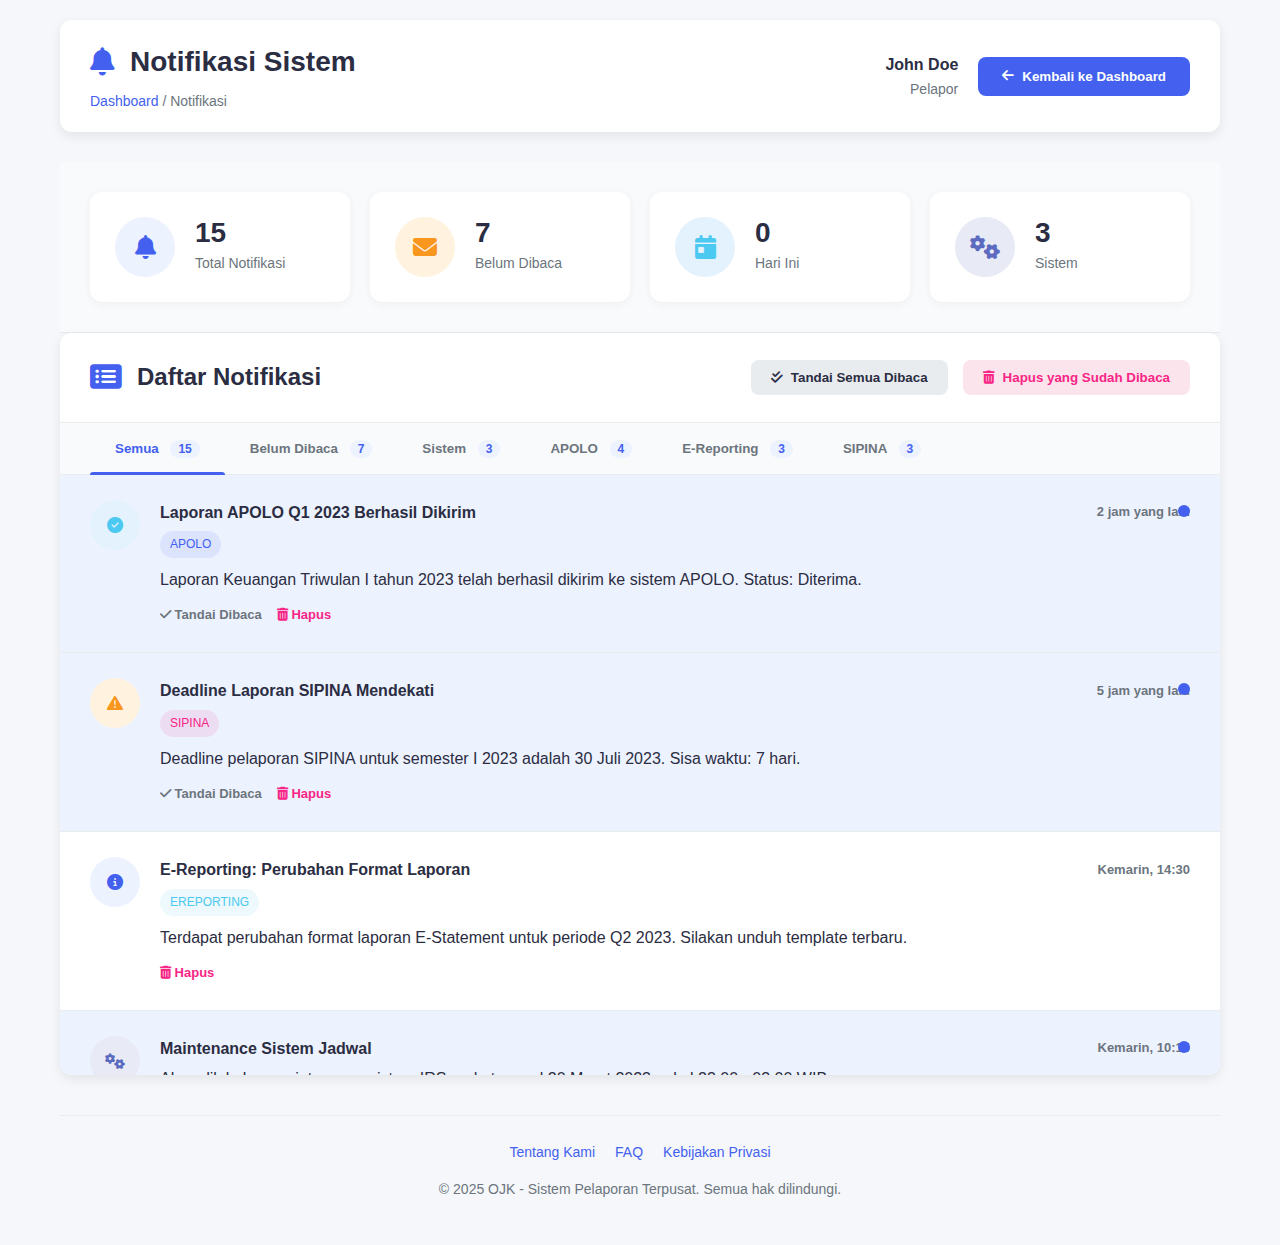
<file: notifikasi.html>
<!DOCTYPE html>
<html lang="id">
<head>
    <meta charset="UTF-8">
    <meta name="viewport" content="width=device-width, initial-scale=1.0">
    <title>Notifikasi - Sistem Pelaporan Terpusat</title>
    <link rel="stylesheet" href="https://cdnjs.cloudflare.com/ajax/libs/font-awesome/6.4.0/css/all.min.css">
    <style>
        /* CSS Variables */
        :root {
            --primary: #4361ee;
            --primary-light: #edf2ff;
            --primary-dark: #3a56d4;
            --secondary: #7209b7;
            --secondary-light: #f3e5f5;
            --success: #4cc9f0;
            --success-light: #e3f2fd;
            --warning: #f8961e;
            --warning-light: #fff3e0;
            --danger: #f72585;
            --danger-light: #fce4ec;
            --dark: #2b2d42;
            --light: #f8f9fa;
            --gray: #6c757d;
            --gray-light: #e9ecef;
            --border-radius: 12px;
            --box-shadow: 0 4px 12px rgba(0, 0, 0, 0.08);
            --transition: all 0.3s ease;
        }

        /* Reset & Base Styles */
        * {
            margin: 0;
            padding: 0;
            box-sizing: border-box;
            font-family: 'Segoe UI', Tahoma, Geneva, Verdana, sans-serif;
        }

        body {
            background-color: #f5f7fb;
            color: var(--dark);
            line-height: 1.6;
        }

        .container {
            max-width: 1200px;
            margin: 0 auto;
            padding: 20px;
        }

        /* Header */
        .header {
            display: flex;
            justify-content: space-between;
            align-items: center;
            background-color: white;
            padding: 20px 30px;
            border-radius: var(--border-radius);
            box-shadow: var(--box-shadow);
            margin-bottom: 30px;
        }

        .header-left h1 {
            display: flex;
            align-items: center;
            gap: 15px;
            font-size: 28px;
            color: var(--dark);
        }

        .header-left h1 i {
            color: var(--primary);
        }

        .breadcrumb {
            color: var(--gray);
            font-size: 14px;
            margin-top: 5px;
        }

        .breadcrumb a {
            color: var(--primary);
            text-decoration: none;
        }

        .breadcrumb a:hover {
            text-decoration: underline;
        }

        .user-info {
            display: flex;
            align-items: center;
            gap: 20px;
        }

        .user-details {
            text-align: right;
        }

        .user-name {
            font-weight: 600;
            color: var(--dark);
        }

        .user-role {
            color: var(--gray);
            font-size: 14px;
        }

        .back-btn {
            background-color: var(--primary);
            color: white;
            border: none;
            padding: 12px 24px;
            border-radius: 8px;
            font-weight: 600;
            cursor: pointer;
            display: flex;
            align-items: center;
            gap: 8px;
            transition: var(--transition);
        }

        .back-btn:hover {
            background-color: var(--primary-dark);
            transform: translateY(-2px);
        }

        /* Notifications Container */
        .notifications-container {
            background-color: white;
            border-radius: var(--border-radius);
            box-shadow: var(--box-shadow);
            overflow: hidden;
        }

        /* Notifications Header */
        .notifications-header {
            display: flex;
            justify-content: space-between;
            align-items: center;
            padding: 25px 30px;
            border-bottom: 1px solid var(--gray-light);
        }

        .notifications-title {
            display: flex;
            align-items: center;
            gap: 15px;
        }

        .notifications-title i {
            font-size: 28px;
            color: var(--primary);
        }

        .notifications-title h2 {
            font-size: 24px;
        }

        .notifications-actions {
            display: flex;
            gap: 15px;
        }

        .action-btn {
            padding: 10px 20px;
            border-radius: 8px;
            border: none;
            font-weight: 600;
            cursor: pointer;
            display: flex;
            align-items: center;
            gap: 8px;
            transition: var(--transition);
        }

        .action-btn.secondary {
            background-color: var(--gray-light);
            color: var(--dark);
        }

        .action-btn.secondary:hover {
            background-color: #dde0e5;
        }

        .action-btn.primary {
            background-color: var(--primary);
            color: white;
        }

        .action-btn.primary:hover {
            background-color: var(--primary-dark);
        }

        .action-btn.danger {
            background-color: var(--danger-light);
            color: var(--danger);
        }

        .action-btn.danger:hover {
            background-color: #f8c7da;
        }

        /* Filter Tabs */
        .filter-tabs {
            display: flex;
            padding: 0 30px;
            border-bottom: 1px solid var(--gray-light);
            background-color: #f9fafc;
        }

        .filter-tab {
            padding: 18px 25px;
            border: none;
            background: none;
            font-weight: 600;
            color: var(--gray);
            cursor: pointer;
            position: relative;
            transition: var(--transition);
        }

        .filter-tab:hover {
            color: var(--primary);
        }

        .filter-tab.active {
            color: var(--primary);
        }

        .filter-tab.active::after {
            content: '';
            position: absolute;
            bottom: -1px;
            left: 0;
            width: 100%;
            height: 3px;
            background-color: var(--primary);
            border-radius: 3px 3px 0 0;
        }

        .tab-badge {
            background-color: var(--primary-light);
            color: var(--primary);
            font-size: 12px;
            padding: 2px 8px;
            border-radius: 12px;
            margin-left: 8px;
        }

        /* Notifications List */
        .notifications-list {
            max-height: 600px;
            overflow-y: auto;
        }

        .notification-item {
            display: flex;
            padding: 25px 30px;
            border-bottom: 1px solid var(--gray-light);
            transition: var(--transition);
            position: relative;
        }

        .notification-item:hover {
            background-color: #f9fafc;
        }

        .notification-item.unread {
            background-color: var(--primary-light);
        }

        .notification-item.unread:hover {
            background-color: #e6ebff;
        }

        .notification-icon {
            display: flex;
            align-items: center;
            justify-content: center;
            width: 50px;
            height: 50px;
            border-radius: 50%;
            margin-right: 20px;
            flex-shrink: 0;
        }

        .notification-icon.info {
            background-color: var(--primary-light);
            color: var(--primary);
        }

        .notification-icon.success {
            background-color: var(--success-light);
            color: var(--success);
        }

        .notification-icon.warning {
            background-color: var(--warning-light);
            color: var(--warning);
        }

        .notification-icon.danger {
            background-color: var(--danger-light);
            color: var(--danger);
        }

        .notification-icon.system {
            background-color: #e8eaf6;
            color: #5c6bc0;
        }

        .notification-content {
            flex: 1;
        }

        .notification-title {
            font-weight: 600;
            margin-bottom: 5px;
            display: flex;
            align-items: center;
            justify-content: space-between;
        }

        .notification-title-text {
            font-size: 16px;
            color: var(--dark);
        }

        .notification-time {
            font-size: 13px;
            color: var(--gray);
        }

        .notification-message {
            color: var(--dark);
            margin-bottom: 10px;
            line-height: 1.5;
        }

        .notification-system {
            display: inline-block;
            font-size: 12px;
            padding: 4px 10px;
            border-radius: 20px;
            margin-bottom: 10px;
        }

        .notification-system.apolo {
            background-color: rgba(67, 97, 238, 0.1);
            color: var(--primary);
        }

        .notification-system.ereporting {
            background-color: rgba(76, 201, 240, 0.1);
            color: var(--success);
        }

        .notification-system.sipina {
            background-color: rgba(247, 37, 133, 0.1);
            color: var(--danger);
        }

        .notification-actions {
            display: flex;
            gap: 15px;
            margin-top: 10px;
        }

        .notification-action-btn {
            background: none;
            border: none;
            color: var(--primary);
            font-size: 13px;
            font-weight: 600;
            cursor: pointer;
            padding: 5px 0;
            transition: var(--transition);
        }

        .notification-action-btn:hover {
            color: var(--primary-dark);
            text-decoration: underline;
        }

        .notification-action-btn.mark-read {
            color: var(--gray);
        }

        .notification-action-btn.delete {
            color: var(--danger);
        }

        .notification-status {
            position: absolute;
            top: 30px;
            right: 30px;
        }

        .status-dot {
            width: 12px;
            height: 12px;
            border-radius: 50%;
            background-color: var(--primary);
        }

        /* Empty State */
        .empty-notifications {
            text-align: center;
            padding: 60px 30px;
            color: var(--gray);
        }

        .empty-notifications i {
            font-size: 60px;
            margin-bottom: 20px;
            opacity: 0.3;
        }

        .empty-notifications h3 {
            font-size: 22px;
            margin-bottom: 10px;
            color: var(--dark);
        }

        .empty-notifications p {
            max-width: 400px;
            margin: 0 auto 25px;
        }

        /* Notification Stats */
        .notification-stats {
            display: grid;
            grid-template-columns: repeat(auto-fit, minmax(200px, 1fr));
            gap: 20px;
            padding: 30px;
            border-bottom: 1px solid var(--gray-light);
            background-color: #f9fafc;
        }

        .stat-card {
            background-color: white;
            border-radius: var(--border-radius);
            padding: 25px;
            box-shadow: 0 2px 8px rgba(0, 0, 0, 0.05);
            display: flex;
            align-items: center;
            gap: 20px;
            transition: var(--transition);
        }

        .stat-card:hover {
            transform: translateY(-5px);
            box-shadow: 0 5px 15px rgba(0, 0, 0, 0.1);
        }

        .stat-icon {
            width: 60px;
            height: 60px;
            border-radius: 50%;
            display: flex;
            align-items: center;
            justify-content: center;
            font-size: 24px;
        }

        .stat-icon.total {
            background-color: var(--primary-light);
            color: var(--primary);
        }

        .stat-icon.unread {
            background-color: var(--warning-light);
            color: var(--warning);
        }

        .stat-icon.today {
            background-color: var(--success-light);
            color: var(--success);
        }

        .stat-icon.system {
            background-color: #e8eaf6;
            color: #5c6bc0;
        }

        .stat-details span {
            display: block;
        }

        .stat-value {
            font-size: 28px;
            font-weight: 700;
            color: var(--dark);
            line-height: 1;
        }

        .stat-label {
            font-size: 14px;
            color: var(--gray);
            margin-top: 5px;
        }

        /* Footer */
        .footer {
            text-align: center;
            padding: 25px;
            color: var(--gray);
            font-size: 14px;
            margin-top: 40px;
            border-top: 1px solid var(--gray-light);
        }

        .footer-links {
            display: flex;
            justify-content: center;
            gap: 20px;
            margin-bottom: 15px;
        }

        .footer-link {
            color: var(--primary);
            text-decoration: none;
        }

        .footer-link:hover {
            text-decoration: underline;
        }

        /* Responsive */
        @media (max-width: 992px) {
            .notification-stats {
                grid-template-columns: repeat(2, 1fr);
            }
        }

        @media (max-width: 768px) {
            .header {
                flex-direction: column;
                gap: 20px;
                text-align: center;
            }
            
            .user-details {
                text-align: center;
            }
            
            .notifications-header {
                flex-direction: column;
                gap: 20px;
                text-align: center;
            }
            
            .filter-tabs {
                overflow-x: auto;
                justify-content: flex-start;
            }
            
            .notification-stats {
                grid-template-columns: 1fr;
            }
            
            .notification-item {
                flex-direction: column;
                gap: 15px;
            }
            
            .notification-status {
                position: static;
                margin-top: 10px;
            }
        }

        @media (max-width: 576px) {
            .container {
                padding: 10px;
            }
            
            .header, .notifications-header, .notification-item {
                padding: 20px;
            }
            
            .notifications-actions {
                flex-wrap: wrap;
                justify-content: center;
            }
            
            .action-btn {
                width: 100%;
                justify-content: center;
            }
        }
    </style>
</head>
<body>
    <div class="container">
        <!-- Header -->
        <header class="header">
            <div class="header-left">
                <h1><i class="fas fa-bell"></i> Notifikasi Sistem</h1>
                <div class="breadcrumb">
                    <a href="dashboard.html">Dashboard</a> / Notifikasi
                </div>
            </div>
            <div class="user-info">
                <div class="user-details">
                    <p class="user-name">John Doe</p>
                    <p class="user-role">Pelapor</p>
                </div>
                <button class="back-btn" id="backToDashboard" onclick="window.location.href='index.html'">
                    <i class="fas fa-arrow-left"></i> Kembali ke Dashboard
                </button>

                
            </div>
        </header>

        <!-- Notifications Stats -->
        <div class="notification-stats">
            <div class="stat-card">
                <div class="stat-icon total">
                    <i class="fas fa-bell"></i>
                </div>
                <div class="stat-details">
                    <span class="stat-value" id="totalNotifications">15</span>
                    <span class="stat-label">Total Notifikasi</span>
                </div>
            </div>
            
            <div class="stat-card">
                <div class="stat-icon unread">
                    <i class="fas fa-envelope"></i>
                </div>
                <div class="stat-details">
                    <span class="stat-value" id="unreadNotifications">8</span>
                    <span class="stat-label">Belum Dibaca</span>
                </div>
            </div>
            
            <div class="stat-card">
                <div class="stat-icon today">
                    <i class="fas fa-calendar-day"></i>
                </div>
                <div class="stat-details">
                    <span class="stat-value" id="todayNotifications">3</span>
                    <span class="stat-label">Hari Ini</span>
                </div>
            </div>
            
            <div class="stat-card">
                <div class="stat-icon system">
                    <i class="fas fa-cogs"></i>
                </div>
                <div class="stat-details">
                    <span class="stat-value" id="systemNotifications">5</span>
                    <span class="stat-label">Sistem</span>
                </div>
            </div>
        </div>

        <!-- Notifications Container -->
        <div class="notifications-container">
            <!-- Notifications Header -->
            <div class="notifications-header">
                <div class="notifications-title">
                    <i class="fas fa-list-alt"></i>
                    <h2>Daftar Notifikasi</h2>
                </div>
                <div class="notifications-actions">
                    <button class="action-btn secondary" id="markAllRead">
                        <i class="fas fa-check-double"></i> Tandai Semua Dibaca
                    </button>
                    <button class="action-btn danger" id="deleteAllRead">
                        <i class="fas fa-trash-alt"></i> Hapus yang Sudah Dibaca
                    </button>
                </div>
            </div>

            <!-- Filter Tabs -->
            <div class="filter-tabs">
                <button class="filter-tab active" data-filter="all">
                    Semua <span class="tab-badge" id="allCount">15</span>
                </button>
                <button class="filter-tab" data-filter="unread">
                    Belum Dibaca <span class="tab-badge" id="unreadCount">8</span>
                </button>
                <button class="filter-tab" data-filter="system">
                    Sistem <span class="tab-badge" id="systemCount">5</span>
                </button>
                <button class="filter-tab" data-filter="apolo">
                    APOLO <span class="tab-badge" id="apoloCount">4</span>
                </button>
                <button class="filter-tab" data-filter="ereporting">
                    E-Reporting <span class="tab-badge" id="ereportingCount">3</span>
                </button>
                <button class="filter-tab" data-filter="sipina">
                    SIPINA <span class="tab-badge" id="sipinaCount">3</span>
                </button>
            </div>

            <!-- Notifications List -->
            <div class="notifications-list" id="notificationsList">
                <!-- Notifications will be loaded here by JavaScript -->
            </div>

            <!-- Empty State -->
            <div class="empty-notifications" id="emptyState" style="display: none;">
                <i class="fas fa-bell-slash"></i>
                <h3>Tidak Ada Notifikasi</h3>
                <p>Tidak ada notifikasi yang sesuai dengan filter yang dipilih. Notifikasi baru akan muncul di sini.</p>
                <button class="action-btn primary" id="refreshNotifications">
                    <i class="fas fa-sync-alt"></i> Refresh Notifikasi
                </button>
            </div>
        </div>

        <!-- Footer -->
        <footer class="footer">
            <div class="footer-links">
                <a href="#" class="footer-link">Tentang Kami</a>
                <a href="#" class="footer-link">FAQ</a>
                <a href="#" class="footer-link">Kebijakan Privasi</a>
            </div>
            <p class="footer-copyright">&copy; 2025 OJK - Sistem Pelaporan Terpusat. Semua hak dilindungi.</p>
        </footer>
    </div>

    <script>
        // Sample Notifications Data
        const notificationsData = [
            {
                id: 1,
                title: "Laporan APOLO Q1 2023 Berhasil Dikirim",
                message: "Laporan Keuangan Triwulan I tahun 2023 telah berhasil dikirim ke sistem APOLO. Status: Diterima.",
                type: "success",
                system: "apolo",
                time: "2 jam yang lalu",
                read: false,
                date: "2025-03-15"
            },
            {
                id: 2,
                title: "Deadline Laporan SIPINA Mendekati",
                message: "Deadline pelaporan SIPINA untuk semester I 2023 adalah 30 Juli 2023. Sisa waktu: 7 hari.",
                type: "warning",
                system: "sipina",
                time: "5 jam yang lalu",
                read: false,
                date: "2025-03-15"
            },
            {
                id: 3,
                title: "E-Reporting: Perubahan Format Laporan",
                message: "Terdapat perubahan format laporan E-Statement untuk periode Q2 2023. Silakan unduh template terbaru.",
                type: "info",
                system: "ereporting",
                time: "Kemarin, 14:30",
                read: true,
                date: "2025-03-14"
            },
            {
                id: 4,
                title: "Maintenance Sistem Jadwal",
                message: "Akan dilakukan maintenance sistem IRS pada tanggal 20 Maret 2023 pukul 23:00 - 03:00 WIB.",
                type: "system",
                system: null,
                time: "Kemarin, 10:15",
                read: false,
                date: "2025-03-14"
            },
            {
                id: 5,
                title: "Laporan APOLO Ditolak",
                message: "Laporan Audit Internal 2022 ditolak karena ketidaksesuaian data. Silakan perbaiki dan kirim ulang.",
                type: "danger",
                system: "apolo",
                time: "2 hari yang lalu",
                read: true,
                date: "2025-03-13"
            },
            {
                id: 6,
                title: "Laporan E-Reporting Berhasil Diverifikasi",
                message: "Laporan E-Statement untuk bulan Februari 2023 telah diverifikasi dan disetujui oleh sistem.",
                type: "success",
                system: "ereporting",
                time: "3 hari yang lalu",
                read: true,
                date: "2025-03-12"
            },
            {
                id: 7,
                title: "Update Aplikasi IRS v1.2.0",
                message: "Versi terbaru aplikasi IRS (v1.2.0) telah dirilis. Perbaikan bug dan penambahan fitur ekspor data.",
                type: "system",
                system: null,
                time: "4 hari yang lalu",
                read: false,
                date: "2025-03-11"
            },
            {
                id: 8,
                title: "Pengingat: Laporan Bulanan APOLO",
                message: "Jangan lupa untuk mengirim laporan operasional bulan Maret 2023 sebelum tanggal 10 April 2023.",
                type: "warning",
                system: "apolo",
                time: "5 hari yang lalu",
                read: false,
                date: "2025-03-10"
            },
            {
                id: 9,
                title: "Laporan SIPINA Berhasil Diproses",
                message: "Laporan sanksi administratif untuk triwulan IV 2022 telah berhasil diproses oleh sistem SIPINA.",
                type: "success",
                system: "sipina",
                time: "1 minggu yang lalu",
                read: true,
                date: "2025-03-08"
            },
            {
                id: 10,
                title: "Pelatihan Sistem IRS Online",
                message: "Akan diadakan pelatihan online penggunaan fitur baru sistem IRS pada tanggal 25 Maret 2023.",
                type: "info",
                system: null,
                time: "1 minggu yang lalu",
                read: true,
                date: "2025-03-07"
            },
            {
                id: 11,
                title: "Perubahan Jadwal Pelaporan APOLO",
                message: "Jadwal pelaporan APOLO untuk Q2 2023 dimajukan menjadi tanggal 25 Juli 2023.",
                type: "info",
                system: "apolo",
                time: "1 minggu yang lalu",
                read: false,
                date: "2025-03-06"
            },
            {
                id: 12,
                title: "E-Reporting: Template Baru Tersedia",
                message: "Template laporan E-Statement versi 2023 telah tersedia. Silakan unduh dari menu Download.",
                type: "info",
                system: "ereporting",
                time: "2 minggu yang lalu",
                read: true,
                date: "2025-03-01"
            },
            {
                id: 13,
                title: "Peringatan Keamanan Akun",
                message: "Deteksi aktivitas login yang tidak biasa dari perangkat baru. Mohon verifikasi keamanan akun Anda.",
                type: "danger",
                system: null,
                time: "2 minggu yang lalu",
                read: true,
                date: "2025-02-28"
            },
            {
                id: 14,
                title: "Laporan SIPINA Telat Dikirim",
                message: "Laporan triwulan III 2022 dikirim setelah deadline. Status: Terlambat. Konsekuensi: Peringatan.",
                type: "danger",
                system: "sipina",
                time: "3 minggu yang lalu",
                read: false,
                date: "2025-02-25"
            },
            {
                id: 15,
                title: "Sistem Backup Berhasil",
                message: "Backup data sistem IRS untuk bulan Februari 2023 telah berhasil dilakukan.",
                type: "system",
                system: null,
                time: "3 minggu yang lalu",
                read: true,
                date: "2025-02-22"
            }
        ];

        // DOM Elements
        const backToDashboardBtn = document.getElementById('backToDashboard');
        const notificationsList = document.getElementById('notificationsList');
        const emptyState = document.getElementById('emptyState');
        const markAllReadBtn = document.getElementById('markAllRead');
        const deleteAllReadBtn = document.getElementById('deleteAllRead');
        const refreshBtn = document.getElementById('refreshNotifications');
        const filterTabs = document.querySelectorAll('.filter-tab');
        
        // Stats Elements
        const totalNotificationsEl = document.getElementById('totalNotifications');
        const unreadNotificationsEl = document.getElementById('unreadNotifications');
        const todayNotificationsEl = document.getElementById('todayNotifications');
        const systemNotificationsEl = document.getElementById('systemNotifications');
        
        // Tab Count Elements
        const allCountEl = document.getElementById('allCount');
        const unreadCountEl = document.getElementById('unreadCount');
        const systemCountEl = document.getElementById('systemCount');
        const apoloCountEl = document.getElementById('apoloCount');
        const ereportingCountEl = document.getElementById('ereportingCount');
        const sipinaCountEl = document.getElementById('sipinaCount');

        // Current filter
        let currentFilter = 'all';
        let notifications = [...notificationsData];

        // Initialize
        document.addEventListener('DOMContentLoaded', function() {
            renderNotifications();
            updateStats();
            setupEventListeners();
            
            // Check if there are unread notifications
            const unreadCount = notifications.filter(n => !n.read).length;
            if (unreadCount > 0) {
                document.title = `(${unreadCount}) ${document.title}`;
            }
        });

        // Setup Event Listeners
        function setupEventListeners() {
            // Back to Dashboard button
            backToDashboardBtn.addEventListener('click', function() {
                // In a real app, this would redirect to dashboard
                // For demo, we'll just show an alert
                alert('Anda akan dialihkan ke Dashboard. Di aplikasi nyata, ini akan membuka halaman dashboard.');
                // window.location.href = 'dashboard.html';
            });

            // Mark all as read
            markAllReadBtn.addEventListener('click', markAllAsRead);

            // Delete all read notifications
            deleteAllReadBtn.addEventListener('click', deleteAllRead);

            // Refresh notifications
            refreshBtn.addEventListener('click', refreshNotifications);

            // Filter tabs
            filterTabs.forEach(tab => {
                tab.addEventListener('click', function() {
                    // Remove active class from all tabs
                    filterTabs.forEach(t => t.classList.remove('active'));
                    
                    // Add active class to clicked tab
                    this.classList.add('active');
                    
                    // Update current filter
                    currentFilter = this.getAttribute('data-filter');
                    
                    // Render filtered notifications
                    renderNotifications();
                });
            });
        }

        // Render notifications based on current filter
        function renderNotifications() {
            let filteredNotifications = [...notifications];
            
            // Apply filter
            if (currentFilter === 'unread') {
                filteredNotifications = filteredNotifications.filter(n => !n.read);
            } else if (currentFilter === 'system') {
                filteredNotifications = filteredNotifications.filter(n => n.type === 'system');
            } else if (currentFilter === 'apolo') {
                filteredNotifications = filteredNotifications.filter(n => n.system === 'apolo');
            } else if (currentFilter === 'ereporting') {
                filteredNotifications = filteredNotifications.filter(n => n.system === 'ereporting');
            } else if (currentFilter === 'sipina') {
                filteredNotifications = filteredNotifications.filter(n => n.system === 'sipina');
            }
            
            // Check if there are notifications to show
            if (filteredNotifications.length === 0) {
                notificationsList.style.display = 'none';
                emptyState.style.display = 'block';
                return;
            }
            
            // Show notifications list and hide empty state
            notificationsList.style.display = 'block';
            emptyState.style.display = 'none';
            
            // Clear current notifications
            notificationsList.innerHTML = '';
            
            // Sort notifications by date (newest first)
            filteredNotifications.sort((a, b) => new Date(b.date) - new Date(a.date));
            
            // Add notifications to the list
            filteredNotifications.forEach(notification => {
                const notificationItem = document.createElement('div');
                notificationItem.className = `notification-item ${notification.read ? '' : 'unread'}`;
                notificationItem.setAttribute('data-id', notification.id);
                
                // Determine icon based on type
                let iconClass = '';
                let iconType = '';
                
                switch(notification.type) {
                    case 'success':
                        iconClass = 'success';
                        iconType = 'fa-check-circle';
                        break;
                    case 'warning':
                        iconClass = 'warning';
                        iconType = 'fa-exclamation-triangle';
                        break;
                    case 'danger':
                        iconClass = 'danger';
                        iconType = 'fa-times-circle';
                        break;
                    case 'system':
                        iconClass = 'system';
                        iconType = 'fa-cogs';
                        break;
                    default:
                        iconClass = 'info';
                        iconType = 'fa-info-circle';
                }
                
                // System badge if applicable
                let systemBadge = '';
                if (notification.system) {
                    systemBadge = `<span class="notification-system ${notification.system}">${notification.system.toUpperCase()}</span>`;
                }
                
                notificationItem.innerHTML = `
                    <div class="notification-icon ${iconClass}">
                        <i class="fas ${iconType}"></i>
                    </div>
                    <div class="notification-content">
                        <div class="notification-title">
                            <span class="notification-title-text">${notification.title}</span>
                            <span class="notification-time">${notification.time}</span>
                        </div>
                        ${systemBadge}
                        <p class="notification-message">${notification.message}</p>
                        <div class="notification-actions">
                            ${!notification.read ? 
                                `<button class="notification-action-btn mark-read" onclick="markAsRead(${notification.id})">
                                    <i class="fas fa-check"></i> Tandai Dibaca
                                </button>` 
                                : ''
                            }
                            <button class="notification-action-btn delete" onclick="deleteNotification(${notification.id})">
                                <i class="fas fa-trash-alt"></i> Hapus
                            </button>
                        </div>
                    </div>
                    ${!notification.read ? 
                        `<div class="notification-status">
                            <div class="status-dot"></div>
                        </div>` 
                        : ''
                    }
                `;
                
                notificationsList.appendChild(notificationItem);
            });
        }

        // Update statistics
        function updateStats() {
            const total = notifications.length;
            const unread = notifications.filter(n => !n.read).length;
            
            // Count today's notifications
            const today = new Date().toISOString().split('T')[0];
            const todayCount = notifications.filter(n => n.date === today).length;
            
            // Count system notifications
            const systemCount = notifications.filter(n => n.type === 'system').length;
            
            // Count by system
            const apoloCount = notifications.filter(n => n.system === 'apolo').length;
            const ereportingCount = notifications.filter(n => n.system === 'ereporting').length;
            const sipinaCount = notifications.filter(n => n.system === 'sipina').length;
            
            // Update stats
            totalNotificationsEl.textContent = total;
            unreadNotificationsEl.textContent = unread;
            todayNotificationsEl.textContent = todayCount;
            systemNotificationsEl.textContent = systemCount;
            
            // Update tab badges
            allCountEl.textContent = total;
            unreadCountEl.textContent = unread;
            systemCountEl.textContent = systemCount;
            apoloCountEl.textContent = apoloCount;
            ereportingCountEl.textContent = ereportingCount;
            sipinaCountEl.textContent = sipinaCount;
        }

        // Mark a single notification as read
        window.markAsRead = function(id) {
            const notificationIndex = notifications.findIndex(n => n.id === id);
            if (notificationIndex !== -1) {
                notifications[notificationIndex].read = true;
                renderNotifications();
                updateStats();
                
                // Update page title if all notifications are read
                const unreadCount = notifications.filter(n => !n.read).length;
                if (unreadCount === 0) {
                    document.title = document.title.replace(/\(\d+\) /, '');
                } else {
                    document.title = document.title.replace(/\(\d+\) /, `(${unreadCount}) `);
                }
            }
        }

        // Mark all notifications as read
        function markAllAsRead() {
            notifications.forEach(notification => {
                notification.read = true;
            });
            
            renderNotifications();
            updateStats();
            
            // Update page title
            document.title = document.title.replace(/\(\d+\) /, '');
            
            // Show confirmation
            showToast('Semua notifikasi telah ditandai sebagai dibaca');
        }

        // Delete a single notification
        window.deleteNotification = function(id) {
            if (confirm('Apakah Anda yakin ingin menghapus notifikasi ini?')) {
                notifications = notifications.filter(n => n.id !== id);
                renderNotifications();
                updateStats();
                
                // Update page title
                const unreadCount = notifications.filter(n => !n.read).length;
                if (unreadCount === 0) {
                    document.title = document.title.replace(/\(\d+\) /, '');
                } else {
                    document.title = document.title.replace(/\(\d+\) /, `(${unreadCount}) `);
                }
                
                showToast('Notifikasi berhasil dihapus');
            }
        }

        // Delete all read notifications
        function deleteAllRead() {
            const readCount = notifications.filter(n => n.read).length;
            
            if (readCount === 0) {
                alert('Tidak ada notifikasi yang sudah dibaca untuk dihapus');
                return;
            }
            
            if (confirm(`Apakah Anda yakin ingin menghapus ${readCount} notifikasi yang sudah dibaca?`)) {
                notifications = notifications.filter(n => !n.read);
                renderNotifications();
                updateStats();
                
                showToast(`${readCount} notifikasi berhasil dihapus`);
            }
        }

        // Refresh notifications (simulate new notifications)
        function refreshNotifications() {
            // In a real app, this would fetch new notifications from server
            // For demo, we'll just add a new notification
            const newId = notifications.length > 0 ? Math.max(...notifications.map(n => n.id)) + 1 : 1;
            
            const newNotification = {
                id: newId,
                title: "Notifikasi Baru",
                message: "Ini adalah notifikasi baru yang ditambahkan saat refresh.",
                type: "info",
                system: "apolo",
                time: "Baru saja",
                read: false,
                date: new Date().toISOString().split('T')[0]
            };
            
            notifications.unshift(newNotification);
            renderNotifications();
            updateStats();
            
            // Update page title with new unread count
            const unreadCount = notifications.filter(n => !n.read).length;
            document.title = document.title.replace(/\(\d+\) /, `(${unreadCount}) `);
            
            showToast('Notifikasi diperbarui');
        }

        // Show toast message
        function showToast(message) {
            // Create toast element
            const toast = document.createElement('div');
            toast.textContent = message;
            toast.style.cssText = `
                position: fixed;
                bottom: 20px;
                right: 20px;
                background-color: var(--primary);
                color: white;
                padding: 12px 20px;
                border-radius: 8px;
                box-shadow: 0 4px 12px rgba(0,0,0,0.15);
                z-index: 1000;
                animation: slideIn 0.3s ease;
            `;
            
            document.body.appendChild(toast);
            
            // Remove toast after 3 seconds
            setTimeout(() => {
                toast.style.animation = 'slideOut 0.3s ease';
                setTimeout(() => {
                    if (toast.parentNode) {
                        toast.parentNode.removeChild(toast);
                    }
                }, 300);
            }, 3000);
        }

        // Add CSS for toast animation
        const style = document.createElement('style');
        style.textContent = `
            @keyframes slideIn {
                from {
                    transform: translateX(100%);
                    opacity: 0;
                }
                to {
                    transform: translateX(0);
                    opacity: 1;
                }
            }
            
            @keyframes slideOut {
                from {
                    transform: translateX(0);
                    opacity: 1;
                }
                to {
                    transform: translateX(100%);
                    opacity: 0;
                }
            }
        `;
        document.head.appendChild(style);
    </script>
</body>
</html>
</file>
